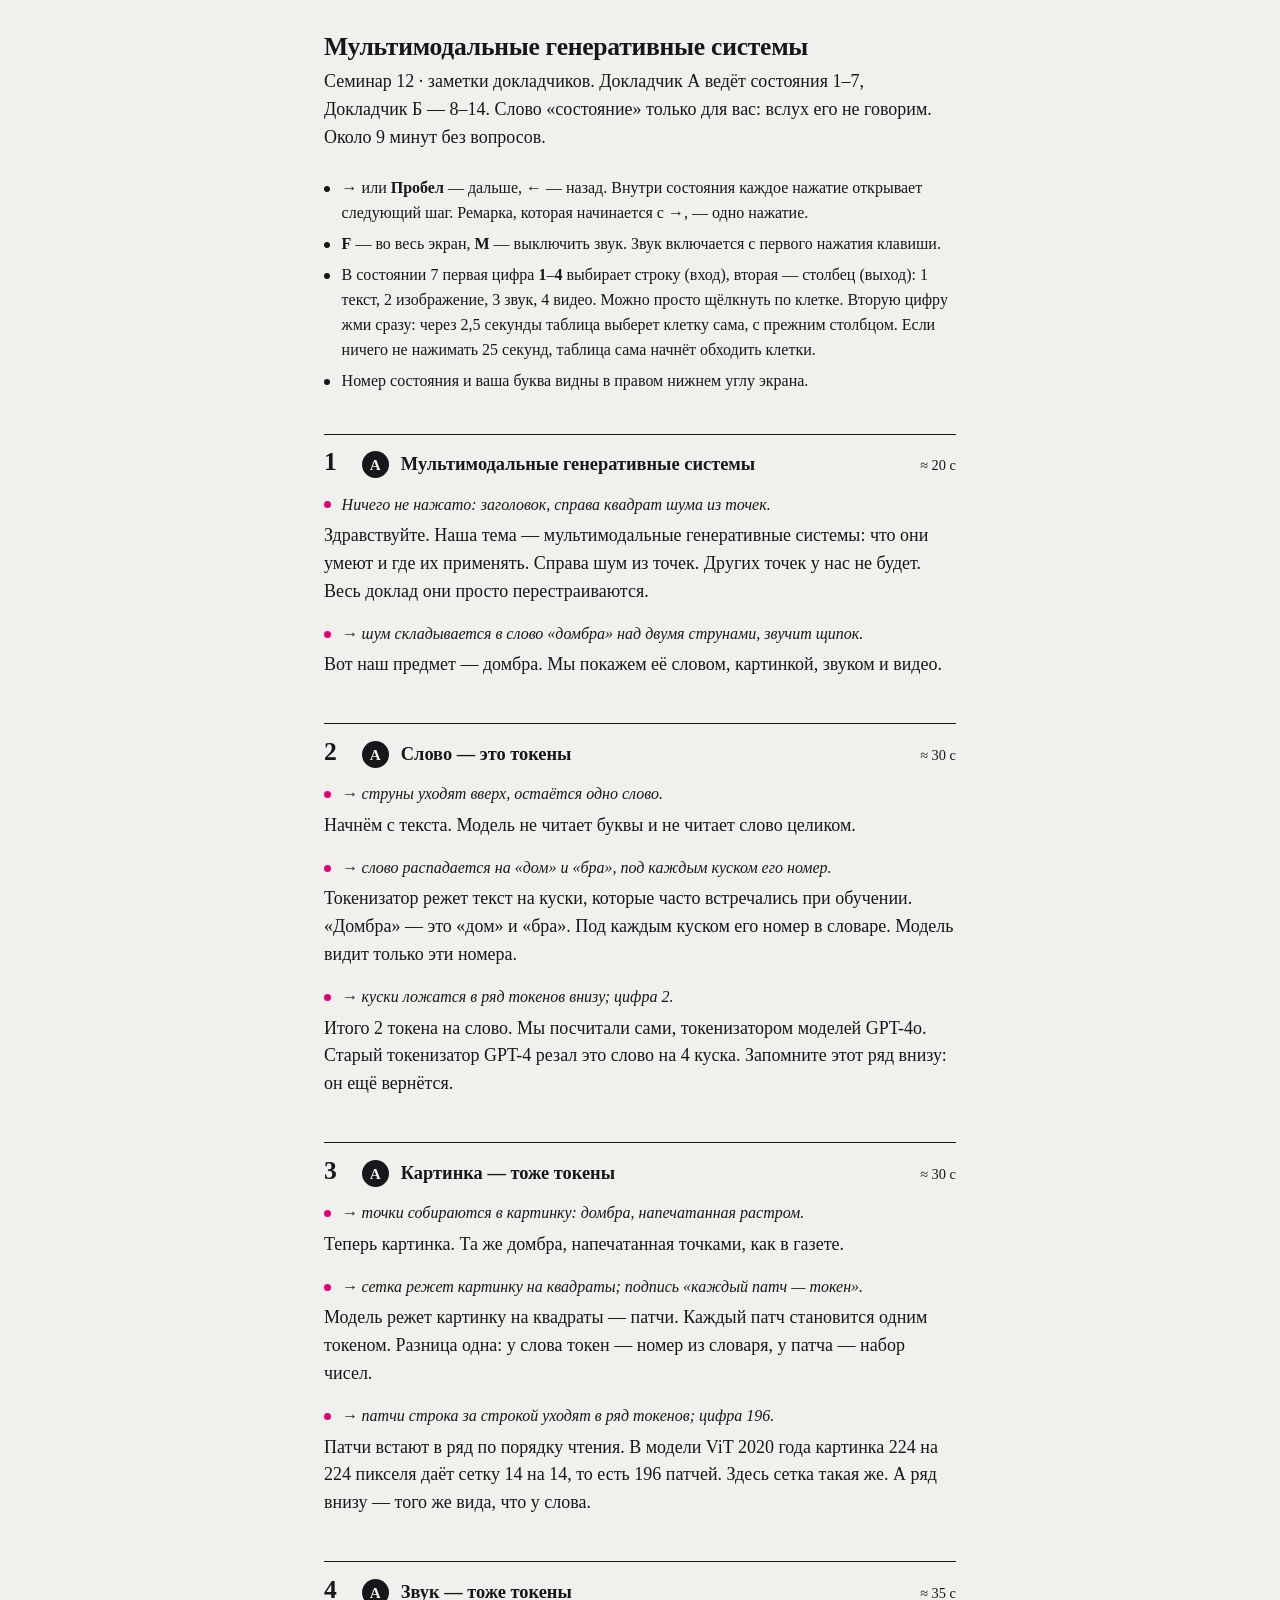
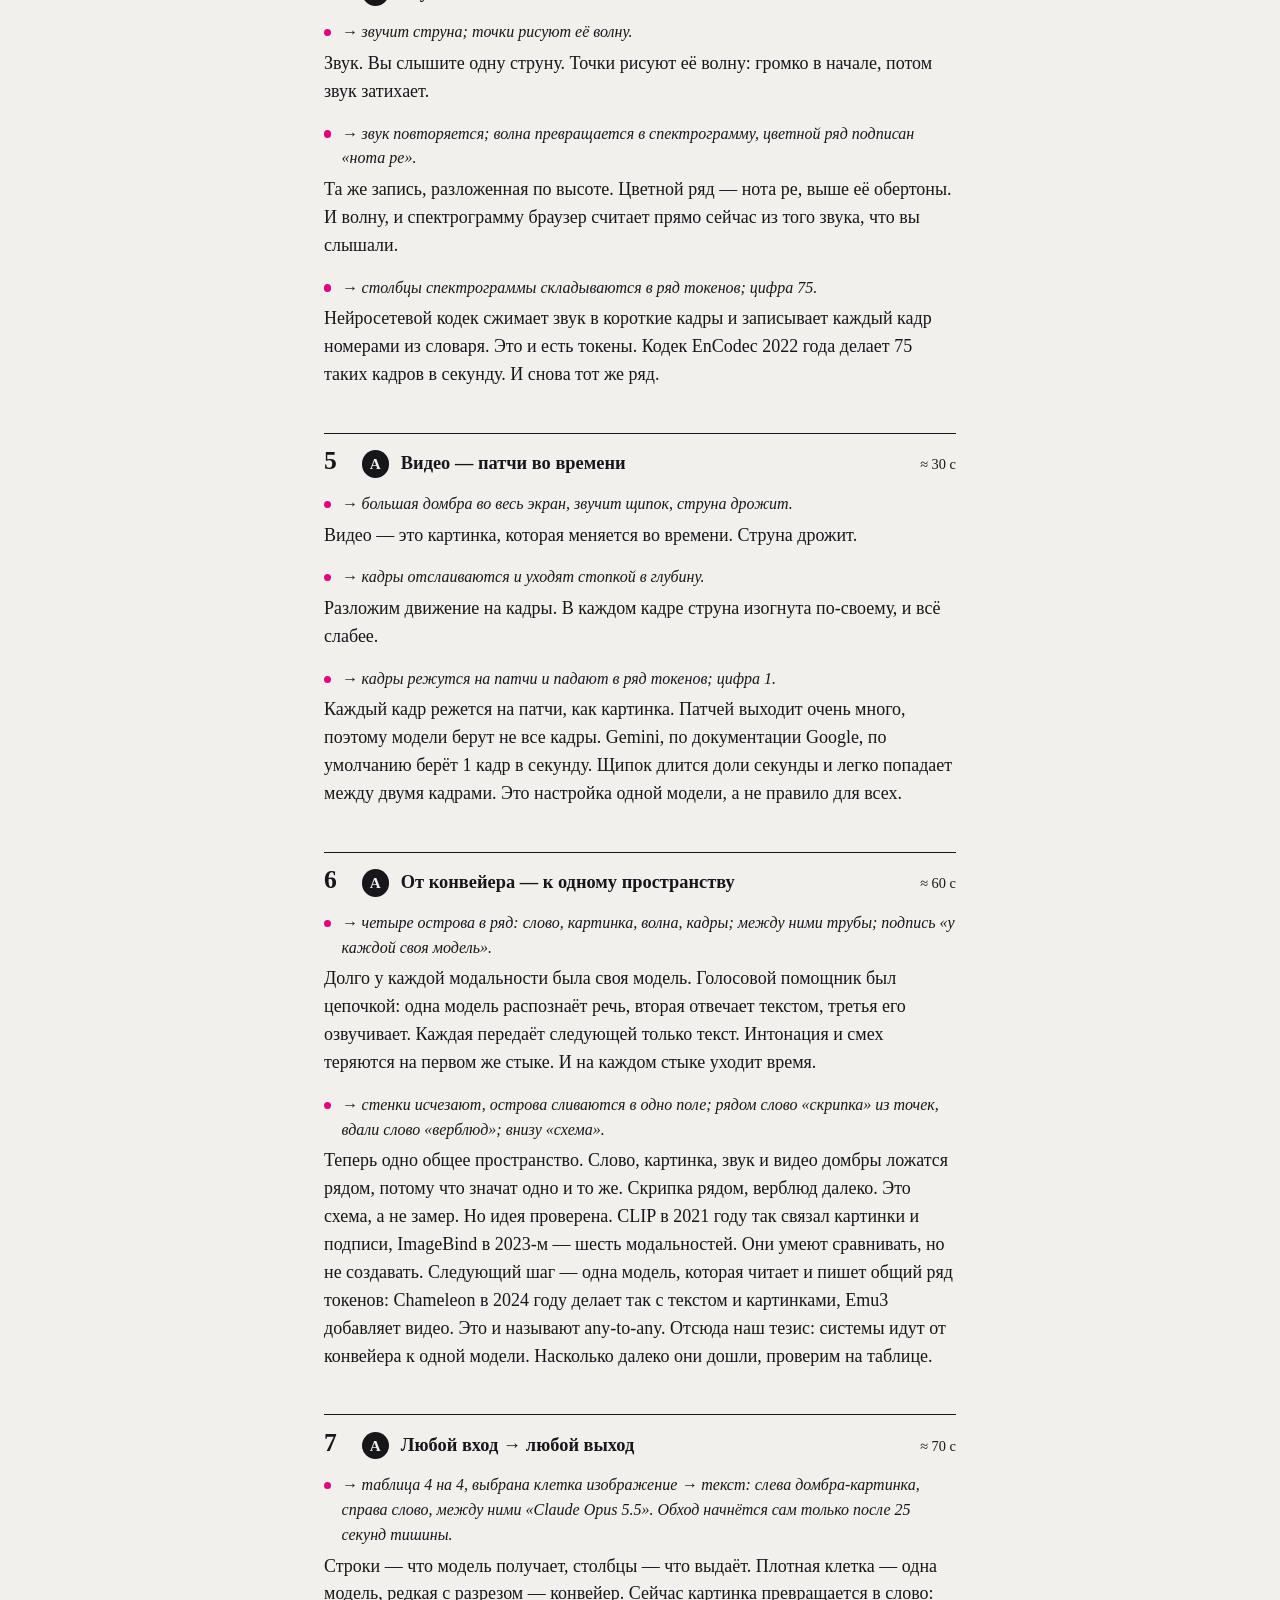
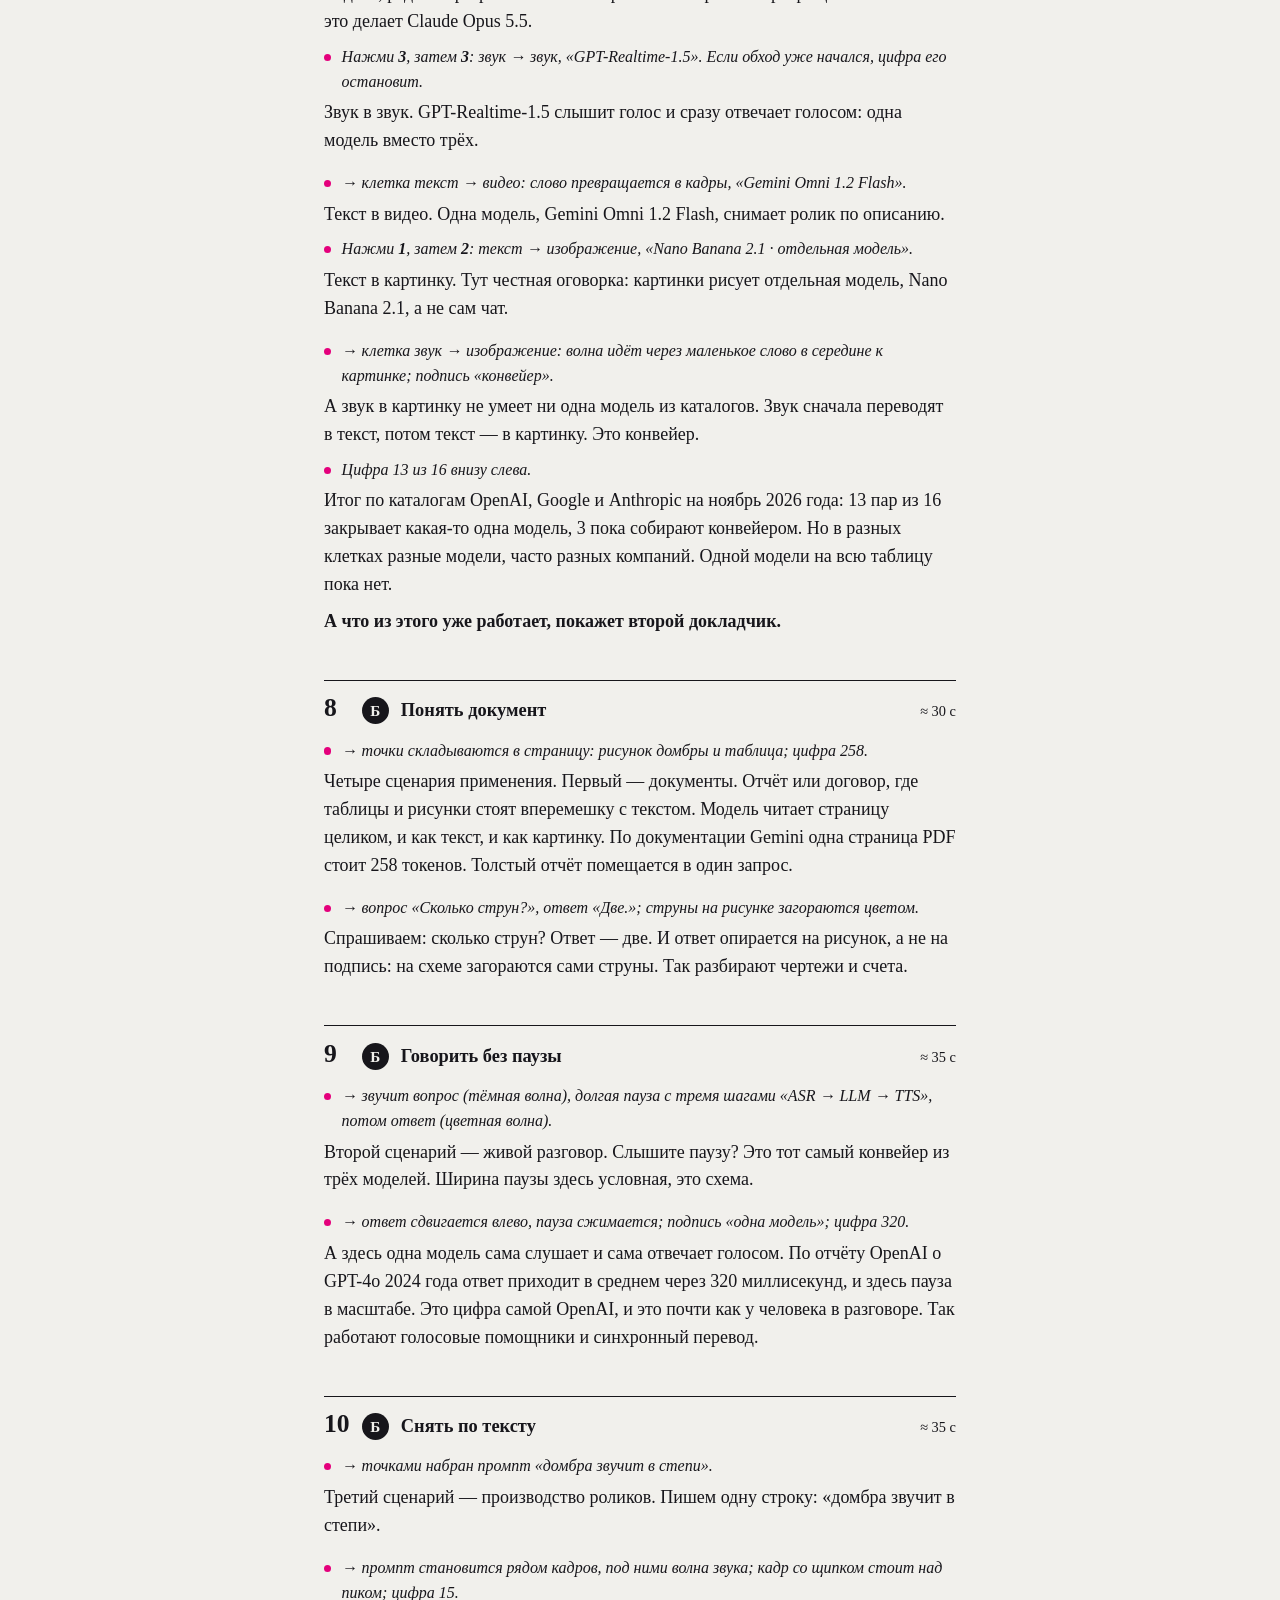
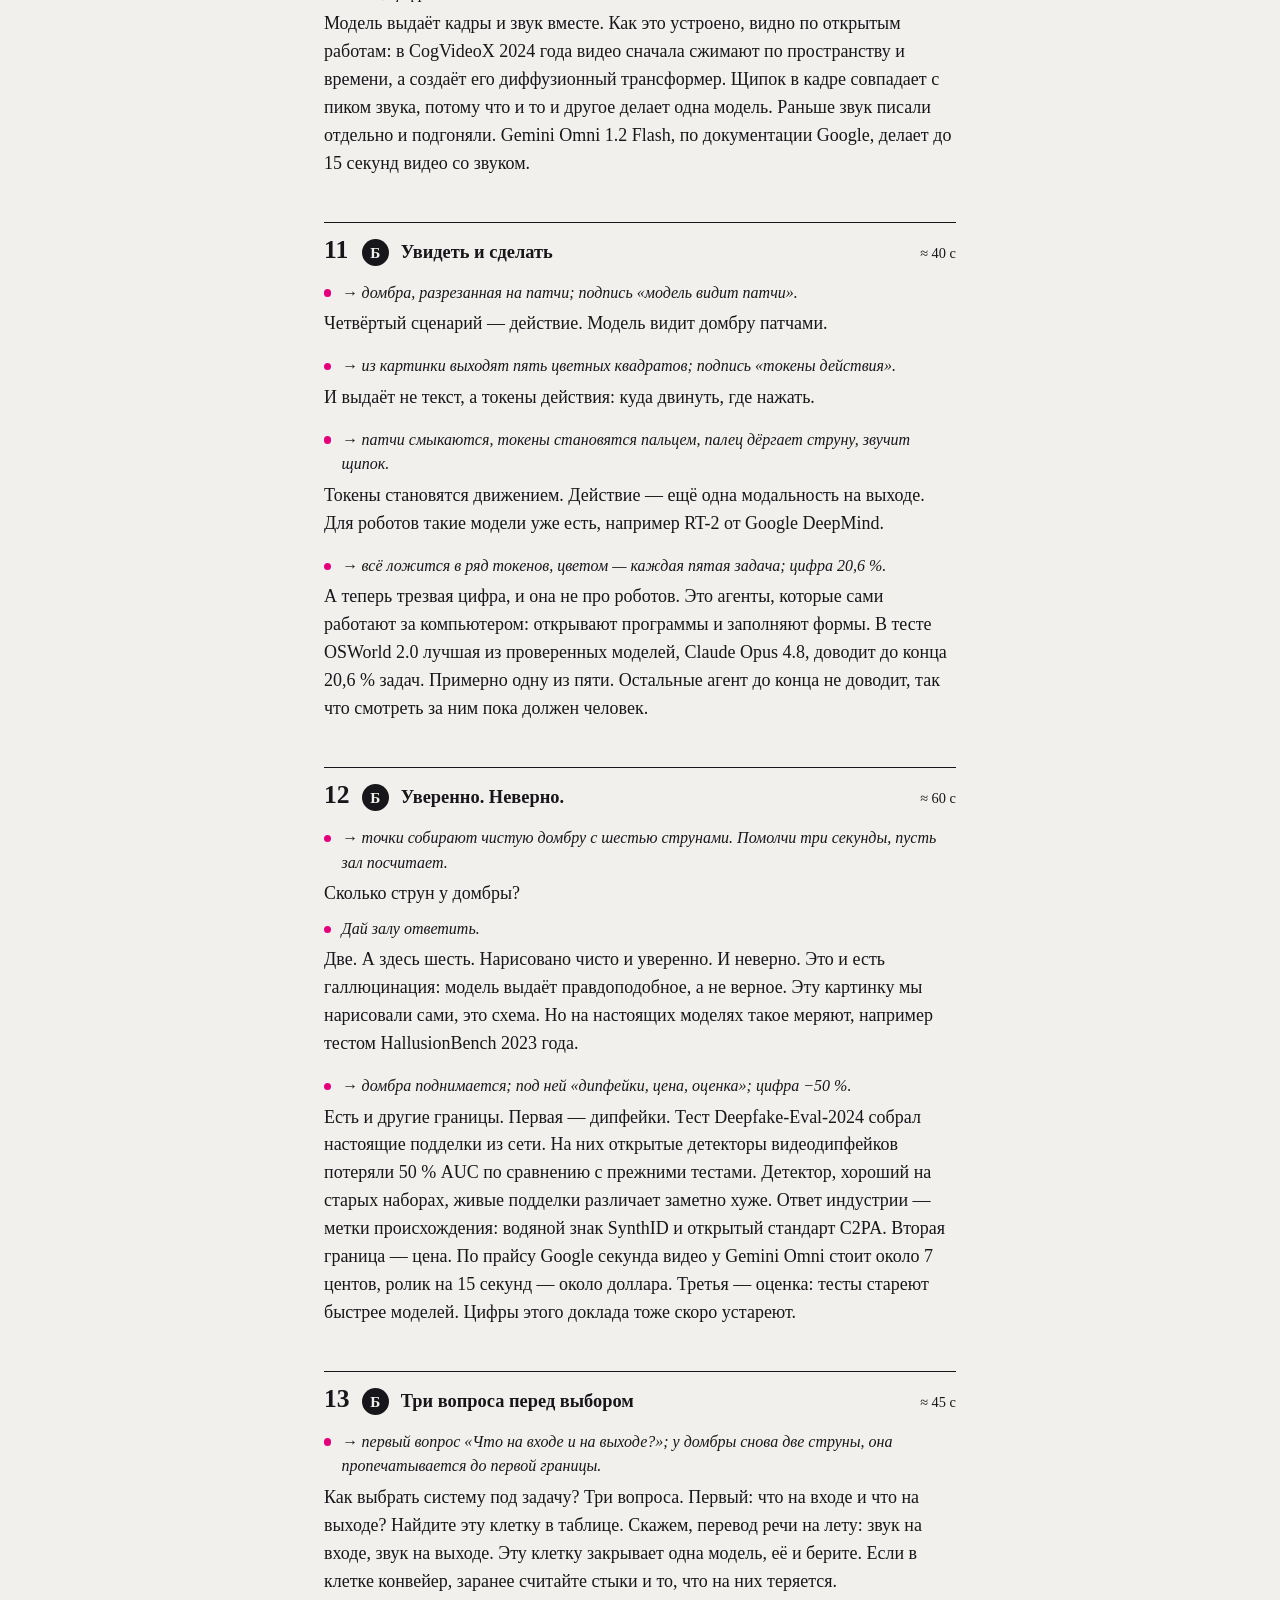
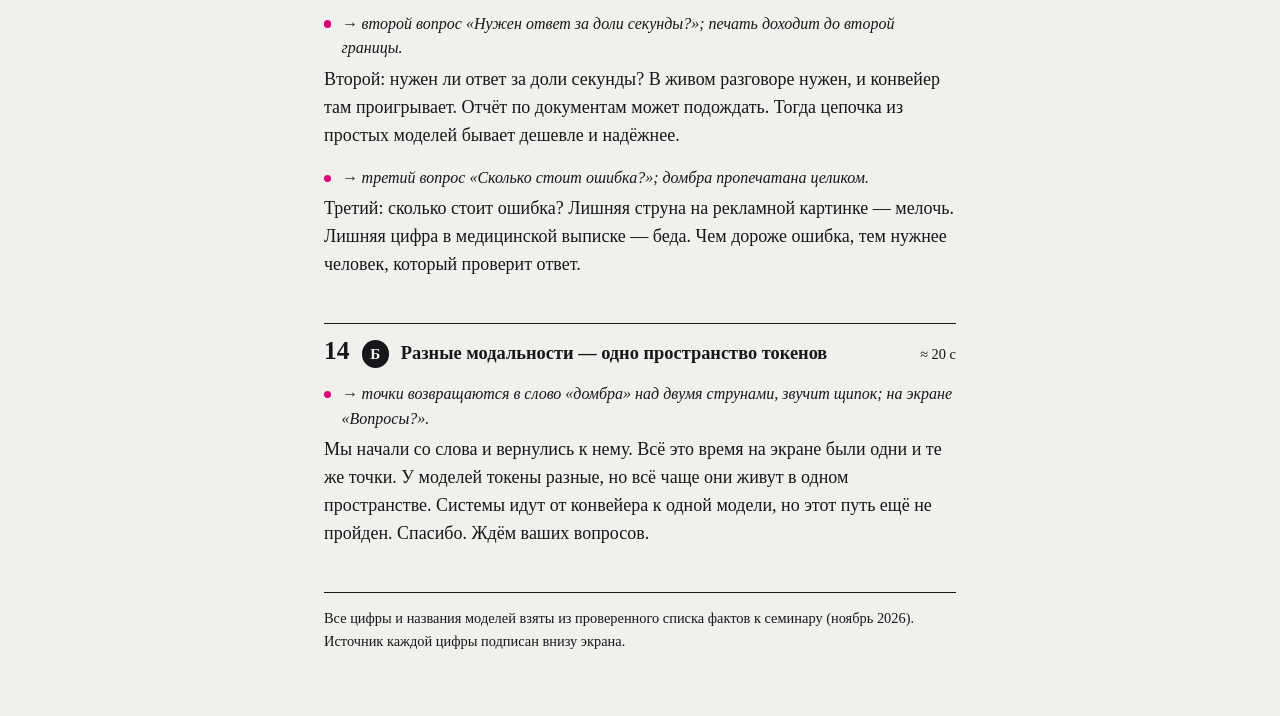
<file: speaker-notes.html>
<!doctype html>
<html lang="ru">
<head>
<meta charset="utf-8">
<meta name="viewport" content="width=device-width, initial-scale=1">
<title>Семинар 12 · заметки докладчиков</title>
<!--
  Speaker notes for the seminar 12 deck. Self-contained: no fonts, scripts or images are loaded.
  Structure the checks rely on: one article.card with data-state = N per состояние, one
  section.beat per beat; inside a beat, p.cue is the stage direction and p.say is the spoken
  text. Only p.say counts as words to be spoken.
-->
<style>
  :root { --paper: #F1F0EC; --ink: #17161B; --accent: #E4007C; }
  * { box-sizing: border-box; }
  html { background: var(--paper); color: var(--ink); -webkit-text-size-adjust: 100%; }
  body {
    margin: 0 auto; max-width: 42rem; padding: 2rem 1.25rem 4rem;
    font: 400 1.125rem/1.55 Literata, Georgia, serif;
  }
  h1 { font-size: 1.6rem; line-height: 1.2; font-weight: 600; margin: 0 0 .35rem; letter-spacing: -0.01em; }
  .sub { margin: 0 0 1.5rem; }
  .drive { margin: 0 0 2.5rem; padding: 0; list-style: none; font-size: 1rem; }
  .drive li { margin: 0 0 .4rem; padding-left: 1.1rem; position: relative; }
  .drive li::before { content: ""; position: absolute; left: 0; top: .62em; width: .4rem; height: .4rem; border-radius: 50%; background: var(--ink); }
  kbd { font: inherit; font-weight: 600; }
  .card { margin: 0 0 2.75rem; break-inside: avoid; page-break-inside: avoid; }
  .card header { display: flex; align-items: baseline; gap: .75rem; margin: 0 0 .9rem; padding-top: .9rem; border-top: 1px solid var(--ink); }
  .num { font-weight: 600; font-size: 1.6rem; line-height: 1; min-width: 1.6rem; }
  .who {
    display: inline-flex; align-items: center; justify-content: center; flex: none;
    width: 1.7rem; height: 1.7rem; border-radius: 50%;
    background: var(--ink); color: var(--paper); font-weight: 600; font-size: .95rem; line-height: 1;
  }
  .head { font-weight: 600; font-size: 1.15rem; line-height: 1.3; flex: 1; }
  .time { font-size: .9rem; white-space: nowrap; }
  .beat { margin: 0 0 1rem; }
  .cue { margin: 0 0 .3rem; font-style: italic; font-size: 1rem; padding-left: 1.1rem; position: relative; }
  .cue::before { content: ""; position: absolute; left: 0; top: .55em; width: .45rem; height: .45rem; border-radius: 50%; background: var(--accent); }
  .say { margin: 0 0 .55rem; }
  .handover { font-weight: 600; }
  footer { font-size: .9rem; border-top: 1px solid var(--ink); padding-top: .9rem; }
  @media print {
    html { background: #fff; }
    body { max-width: none; padding: 0; font-size: 11pt; }
    .card { margin-bottom: 1.4rem; }
    .who { -webkit-print-color-adjust: exact; print-color-adjust: exact; }
    .cue::before { -webkit-print-color-adjust: exact; print-color-adjust: exact; }
  }
</style>
</head>
<body>

<h1>Мультимодальные генеративные системы</h1>
<p class="sub">Семинар 12 · заметки докладчиков. Докладчик&nbsp;А ведёт состояния 1–7, Докладчик&nbsp;Б — 8–14. Слово «состояние» только для вас: вслух его не говорим. Около 9 минут без вопросов.</p>

<ul class="drive">
  <li><kbd>→</kbd> или <kbd>Пробел</kbd> — дальше, <kbd>←</kbd> — назад. Внутри состояния каждое нажатие открывает следующий шаг. Ремарка, которая начинается с →, — одно нажатие.</li>
  <li><kbd>F</kbd> — во весь экран, <kbd>M</kbd> — выключить звук. Звук включается с первого нажатия клавиши.</li>
  <li>В состоянии 7 первая цифра <kbd>1</kbd>–<kbd>4</kbd> выбирает строку (вход), вторая — столбец (выход): 1 текст, 2 изображение, 3 звук, 4 видео. Можно просто щёлкнуть по клетке. Вторую цифру жми сразу: через 2,5 секунды таблица выберет клетку сама, с прежним столбцом. Если ничего не нажимать 25 секунд, таблица сама начнёт обходить клетки.</li>
  <li>Номер состояния и ваша буква видны в правом нижнем углу экрана.</li>
</ul>

<!-- 1 -->
<article class="card" data-state="1">
  <header><span class="num">1</span><span class="who">А</span><span class="head">Мультимодальные генеративные системы</span><span class="time">≈ 20 с</span></header>
  <section class="beat">
    <p class="cue">Ничего не нажато: заголовок, справа квадрат шума из точек.</p>
    <p class="say">Здравствуйте. Наша тема — мультимодальные генеративные системы: что они умеют и где их применять. Справа шум из точек. Других точек у нас не будет. Весь доклад они просто перестраиваются.</p>
  </section>
  <section class="beat">
    <p class="cue">→ шум складывается в слово «домбра» над двумя струнами, звучит щипок.</p>
    <p class="say">Вот наш предмет — домбра. Мы покажем её словом, картинкой, звуком и видео.</p>
  </section>
</article>

<!-- 2 -->
<article class="card" data-state="2">
  <header><span class="num">2</span><span class="who">А</span><span class="head">Слово — это токены</span><span class="time">≈ 30 с</span></header>
  <section class="beat">
    <p class="cue">→ струны уходят вверх, остаётся одно слово.</p>
    <p class="say">Начнём с текста. Модель не читает буквы и не читает слово целиком.</p>
  </section>
  <section class="beat">
    <p class="cue">→ слово распадается на «дом» и «бра», под каждым куском его номер.</p>
    <p class="say">Токенизатор режет текст на куски, которые часто встречались при обучении. «Домбра» — это «дом» и «бра». Под каждым куском его номер в словаре. Модель видит только эти номера.</p>
  </section>
  <section class="beat">
    <p class="cue">→ куски ложатся в ряд токенов внизу; цифра 2.</p>
    <p class="say">Итого 2 токена на слово. Мы посчитали сами, токенизатором моделей GPT-4o. Старый токенизатор GPT-4 резал это слово на 4 куска. Запомните этот ряд внизу: он ещё вернётся.</p>
  </section>
</article>

<!-- 3 -->
<article class="card" data-state="3">
  <header><span class="num">3</span><span class="who">А</span><span class="head">Картинка — тоже токены</span><span class="time">≈ 30 с</span></header>
  <section class="beat">
    <p class="cue">→ точки собираются в картинку: домбра, напечатанная растром.</p>
    <p class="say">Теперь картинка. Та же домбра, напечатанная точками, как в газете.</p>
  </section>
  <section class="beat">
    <p class="cue">→ сетка режет картинку на квадраты; подпись «каждый патч — токен».</p>
    <p class="say">Модель режет картинку на квадраты — патчи. Каждый патч становится одним токеном. Разница одна: у слова токен — номер из словаря, у патча — набор чисел.</p>
  </section>
  <section class="beat">
    <p class="cue">→ патчи строка за строкой уходят в ряд токенов; цифра 196.</p>
    <p class="say">Патчи встают в ряд по порядку чтения. В модели ViT 2020 года картинка 224 на 224 пикселя даёт сетку 14 на 14, то есть 196 патчей. Здесь сетка такая же. А ряд внизу — того же вида, что у слова.</p>
  </section>
</article>

<!-- 4 -->
<article class="card" data-state="4">
  <header><span class="num">4</span><span class="who">А</span><span class="head">Звук — тоже токены</span><span class="time">≈ 35 с</span></header>
  <section class="beat">
    <p class="cue">→ звучит струна; точки рисуют её волну.</p>
    <p class="say">Звук. Вы слышите одну струну. Точки рисуют её волну: громко в начале, потом звук затихает.</p>
  </section>
  <section class="beat">
    <p class="cue">→ звук повторяется; волна превращается в спектрограмму, цветной ряд подписан «нота ре».</p>
    <p class="say">Та же запись, разложенная по высоте. Цветной ряд — нота ре, выше её обертоны. И волну, и спектрограмму браузер считает прямо сейчас из того звука, что вы слышали.</p>
  </section>
  <section class="beat">
    <p class="cue">→ столбцы спектрограммы складываются в ряд токенов; цифра 75.</p>
    <p class="say">Нейросетевой кодек сжимает звук в короткие кадры и записывает каждый кадр номерами из словаря. Это и есть токены. Кодек EnCodec 2022 года делает 75 таких кадров в секунду. И снова тот же ряд.</p>
  </section>
</article>

<!-- 5 -->
<article class="card" data-state="5">
  <header><span class="num">5</span><span class="who">А</span><span class="head">Видео — патчи во времени</span><span class="time">≈ 30 с</span></header>
  <section class="beat">
    <p class="cue">→ большая домбра во весь экран, звучит щипок, струна дрожит.</p>
    <p class="say">Видео — это картинка, которая меняется во времени. Струна дрожит.</p>
  </section>
  <section class="beat">
    <p class="cue">→ кадры отслаиваются и уходят стопкой в глубину.</p>
    <p class="say">Разложим движение на кадры. В каждом кадре струна изогнута по-своему, и всё слабее.</p>
  </section>
  <section class="beat">
    <p class="cue">→ кадры режутся на патчи и падают в ряд токенов; цифра 1.</p>
    <p class="say">Каждый кадр режется на патчи, как картинка. Патчей выходит очень много, поэтому модели берут не все кадры. Gemini, по документации Google, по умолчанию берёт 1 кадр в секунду. Щипок длится доли секунды и легко попадает между двумя кадрами. Это настройка одной модели, а не правило для всех.</p>
  </section>
</article>

<!-- 6 -->
<article class="card" data-state="6">
  <header><span class="num">6</span><span class="who">А</span><span class="head">От конвейера — к одному пространству</span><span class="time">≈ 60 с</span></header>
  <section class="beat">
    <p class="cue">→ четыре острова в ряд: слово, картинка, волна, кадры; между ними трубы; подпись «у каждой своя модель».</p>
    <p class="say">Долго у каждой модальности была своя модель. Голосовой помощник был цепочкой: одна модель распознаёт речь, вторая отвечает текстом, третья его озвучивает. Каждая передаёт следующей только текст. Интонация и смех теряются на первом же стыке. И на каждом стыке уходит время.</p>
  </section>
  <section class="beat">
    <p class="cue">→ стенки исчезают, острова сливаются в одно поле; рядом слово «скрипка» из точек, вдали слово «верблюд»; внизу «схема».</p>
    <p class="say">Теперь одно общее пространство. Слово, картинка, звук и видео домбры ложатся рядом, потому что значат одно и то же. Скрипка рядом, верблюд далеко. Это схема, а не замер. Но идея проверена. CLIP в 2021 году так связал картинки и подписи, ImageBind в 2023-м — шесть модальностей. Они умеют сравнивать, но не создавать. Следующий шаг — одна модель, которая читает и пишет общий ряд токенов: Chameleon в 2024 году делает так с текстом и картинками, Emu3 добавляет видео. Это и называют any-to-any. Отсюда наш тезис: системы идут от конвейера к одной модели. Насколько далеко они дошли, проверим на таблице.</p>
  </section>
</article>

<!-- 7 -->
<article class="card" data-state="7">
  <header><span class="num">7</span><span class="who">А</span><span class="head">Любой вход → любой выход</span><span class="time">≈ 70 с</span></header>
  <section class="beat">
    <p class="cue">→ таблица 4 на 4, выбрана клетка изображение → текст: слева домбра-картинка, справа слово, между ними «Claude Opus 5.5». Обход начнётся сам только после 25 секунд тишины.</p>
    <p class="say">Строки — что модель получает, столбцы — что выдаёт. Плотная клетка — одна модель, редкая с разрезом — конвейер. Сейчас картинка превращается в слово: это делает Claude Opus 5.5.</p>
    <p class="cue">Нажми <kbd>3</kbd>, затем <kbd>3</kbd>: звук → звук, «GPT-Realtime-1.5». Если обход уже начался, цифра его остановит.</p>
    <p class="say">Звук в звук. GPT-Realtime-1.5 слышит голос и сразу отвечает голосом: одна модель вместо трёх.</p>
  </section>
  <section class="beat">
    <p class="cue">→ клетка текст → видео: слово превращается в кадры, «Gemini Omni 1.2 Flash».</p>
    <p class="say">Текст в видео. Одна модель, Gemini Omni 1.2 Flash, снимает ролик по описанию.</p>
    <p class="cue">Нажми <kbd>1</kbd>, затем <kbd>2</kbd>: текст → изображение, «Nano Banana 2.1 · отдельная модель».</p>
    <p class="say">Текст в картинку. Тут честная оговорка: картинки рисует отдельная модель, Nano Banana 2.1, а не сам чат.</p>
  </section>
  <section class="beat">
    <p class="cue">→ клетка звук → изображение: волна идёт через маленькое слово в середине к картинке; подпись «конвейер».</p>
    <p class="say">А звук в картинку не умеет ни одна модель из каталогов. Звук сначала переводят в текст, потом текст — в картинку. Это конвейер.</p>
    <p class="cue">Цифра 13 из 16 внизу слева.</p>
    <p class="say">Итог по каталогам OpenAI, Google и Anthropic на ноябрь 2026 года: 13 пар из 16 закрывает какая-то одна модель, 3 пока собирают конвейером. Но в разных клетках разные модели, часто разных компаний. Одной модели на всю таблицу пока нет.</p>
    <p class="say handover">А что из этого уже работает, покажет второй докладчик.</p>
  </section>
</article>

<!-- 8 -->
<article class="card" data-state="8">
  <header><span class="num">8</span><span class="who">Б</span><span class="head">Понять документ</span><span class="time">≈ 30 с</span></header>
  <section class="beat">
    <p class="cue">→ точки складываются в страницу: рисунок домбры и таблица; цифра 258.</p>
    <p class="say">Четыре сценария применения. Первый — документы. Отчёт или договор, где таблицы и рисунки стоят вперемешку с текстом. Модель читает страницу целиком, и как текст, и как картинку. По документации Gemini одна страница PDF стоит 258 токенов. Толстый отчёт помещается в один запрос.</p>
  </section>
  <section class="beat">
    <p class="cue">→ вопрос «Сколько струн?», ответ «Две.»; струны на рисунке загораются цветом.</p>
    <p class="say">Спрашиваем: сколько струн? Ответ — две. И ответ опирается на рисунок, а не на подпись: на схеме загораются сами струны. Так разбирают чертежи и счета.</p>
  </section>
</article>

<!-- 9 -->
<article class="card" data-state="9">
  <header><span class="num">9</span><span class="who">Б</span><span class="head">Говорить без паузы</span><span class="time">≈ 35 с</span></header>
  <section class="beat">
    <p class="cue">→ звучит вопрос (тёмная волна), долгая пауза с тремя шагами «ASR → LLM → TTS», потом ответ (цветная волна).</p>
    <p class="say">Второй сценарий — живой разговор. Слышите паузу? Это тот самый конвейер из трёх моделей. Ширина паузы здесь условная, это схема.</p>
  </section>
  <section class="beat">
    <p class="cue">→ ответ сдвигается влево, пауза сжимается; подпись «одна модель»; цифра 320.</p>
    <p class="say">А здесь одна модель сама слушает и сама отвечает голосом. По отчёту OpenAI о GPT-4o 2024 года ответ приходит в среднем через 320 миллисекунд, и здесь пауза в масштабе. Это цифра самой OpenAI, и это почти как у человека в разговоре. Так работают голосовые помощники и синхронный перевод.</p>
  </section>
</article>

<!-- 10 -->
<article class="card" data-state="10">
  <header><span class="num">10</span><span class="who">Б</span><span class="head">Снять по тексту</span><span class="time">≈ 35 с</span></header>
  <section class="beat">
    <p class="cue">→ точками набран промпт «домбра звучит в степи».</p>
    <p class="say">Третий сценарий — производство роликов. Пишем одну строку: «домбра звучит в степи».</p>
  </section>
  <section class="beat">
    <p class="cue">→ промпт становится рядом кадров, под ними волна звука; кадр со щипком стоит над пиком; цифра 15.</p>
    <p class="say">Модель выдаёт кадры и звук вместе. Как это устроено, видно по открытым работам: в CogVideoX 2024 года видео сначала сжимают по пространству и времени, а создаёт его диффузионный трансформер. Щипок в кадре совпадает с пиком звука, потому что и то и другое делает одна модель. Раньше звук писали отдельно и подгоняли. Gemini Omni 1.2 Flash, по документации Google, делает до 15 секунд видео со звуком.</p>
  </section>
</article>

<!-- 11 -->
<article class="card" data-state="11">
  <header><span class="num">11</span><span class="who">Б</span><span class="head">Увидеть и сделать</span><span class="time">≈ 40 с</span></header>
  <section class="beat">
    <p class="cue">→ домбра, разрезанная на патчи; подпись «модель видит патчи».</p>
    <p class="say">Четвёртый сценарий — действие. Модель видит домбру патчами.</p>
  </section>
  <section class="beat">
    <p class="cue">→ из картинки выходят пять цветных квадратов; подпись «токены действия».</p>
    <p class="say">И выдаёт не текст, а токены действия: куда двинуть, где нажать.</p>
  </section>
  <section class="beat">
    <p class="cue">→ патчи смыкаются, токены становятся пальцем, палец дёргает струну, звучит щипок.</p>
    <p class="say">Токены становятся движением. Действие — ещё одна модальность на выходе. Для роботов такие модели уже есть, например RT-2 от Google DeepMind.</p>
  </section>
  <section class="beat">
    <p class="cue">→ всё ложится в ряд токенов, цветом — каждая пятая задача; цифра 20,6 %.</p>
    <p class="say">А теперь трезвая цифра, и она не про роботов. Это агенты, которые сами работают за компьютером: открывают программы и заполняют формы. В тесте OSWorld 2.0 лучшая из проверенных моделей, Claude Opus 4.8, доводит до конца 20,6 % задач. Примерно одну из пяти. Остальные агент до конца не доводит, так что смотреть за ним пока должен человек.</p>
  </section>
</article>

<!-- 12 -->
<article class="card" data-state="12">
  <header><span class="num">12</span><span class="who">Б</span><span class="head">Уверенно. Неверно.</span><span class="time">≈ 60 с</span></header>
  <section class="beat">
    <p class="cue">→ точки собирают чистую домбру с шестью струнами. Помолчи три секунды, пусть зал посчитает.</p>
    <p class="say">Сколько струн у домбры?</p>
    <p class="cue">Дай залу ответить.</p>
    <p class="say">Две. А здесь шесть. Нарисовано чисто и уверенно. И неверно. Это и есть галлюцинация: модель выдаёт правдоподобное, а не верное. Эту картинку мы нарисовали сами, это схема. Но на настоящих моделях такое меряют, например тестом HallusionBench 2023 года.</p>
  </section>
  <section class="beat">
    <p class="cue">→ домбра поднимается; под ней «дипфейки, цена, оценка»; цифра −50 %.</p>
    <p class="say">Есть и другие границы. Первая — дипфейки. Тест Deepfake-Eval-2024 собрал настоящие подделки из сети. На них открытые детекторы видеодипфейков потеряли 50 % AUC по сравнению с прежними тестами. Детектор, хороший на старых наборах, живые подделки различает заметно хуже. Ответ индустрии — метки происхождения: водяной знак SynthID и открытый стандарт C2PA. Вторая граница — цена. По прайсу Google секунда видео у Gemini Omni стоит около 7 центов, ролик на 15 секунд — около доллара. Третья — оценка: тесты стареют быстрее моделей. Цифры этого доклада тоже скоро устареют.</p>
  </section>
</article>

<!-- 13 -->
<article class="card" data-state="13">
  <header><span class="num">13</span><span class="who">Б</span><span class="head">Три вопроса перед выбором</span><span class="time">≈ 45 с</span></header>
  <section class="beat">
    <p class="cue">→ первый вопрос «Что на входе и на выходе?»; у домбры снова две струны, она пропечатывается до первой границы.</p>
    <p class="say">Как выбрать систему под задачу? Три вопроса. Первый: что на входе и что на выходе? Найдите эту клетку в таблице. Скажем, перевод речи на лету: звук на входе, звук на выходе. Эту клетку закрывает одна модель, её и берите. Если в клетке конвейер, заранее считайте стыки и то, что на них теряется.</p>
  </section>
  <section class="beat">
    <p class="cue">→ второй вопрос «Нужен ответ за доли секунды?»; печать доходит до второй границы.</p>
    <p class="say">Второй: нужен ли ответ за доли секунды? В живом разговоре нужен, и конвейер там проигрывает. Отчёт по документам может подождать. Тогда цепочка из простых моделей бывает дешевле и надёжнее.</p>
  </section>
  <section class="beat">
    <p class="cue">→ третий вопрос «Сколько стоит ошибка?»; домбра пропечатана целиком.</p>
    <p class="say">Третий: сколько стоит ошибка? Лишняя струна на рекламной картинке — мелочь. Лишняя цифра в медицинской выписке — беда. Чем дороже ошибка, тем нужнее человек, который проверит ответ.</p>
  </section>
</article>

<!-- 14 -->
<article class="card" data-state="14">
  <header><span class="num">14</span><span class="who">Б</span><span class="head">Разные модальности — одно пространство токенов</span><span class="time">≈ 20 с</span></header>
  <section class="beat">
    <p class="cue">→ точки возвращаются в слово «домбра» над двумя струнами, звучит щипок; на экране «Вопросы?».</p>
    <p class="say">Мы начали со слова и вернулись к нему. Всё это время на экране были одни и те же точки. У моделей токены разные, но всё чаще они живут в одном пространстве. Системы идут от конвейера к одной модели, но этот путь ещё не пройден. Спасибо. Ждём ваших вопросов.</p>
  </section>
</article>

<footer>Все цифры и названия моделей взяты из проверенного списка фактов к семинару (ноябрь 2026). Источник каждой цифры подписан внизу экрана.</footer>

</body>
</html>
</file>
